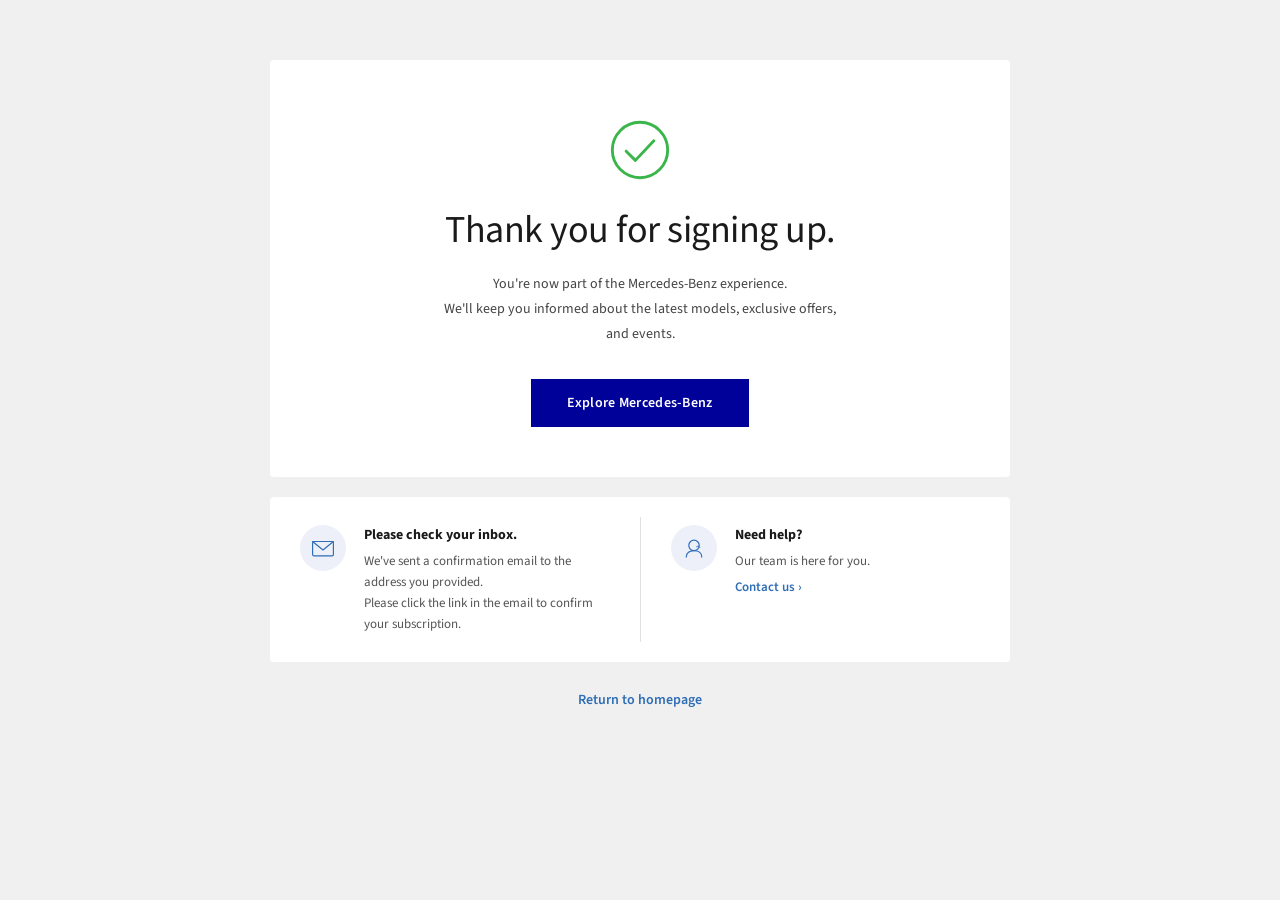
<file: thankyou.html>
<!DOCTYPE html>
<html lang="en">
<head>
  <meta charset="UTF-8">
  <meta name="viewport" content="width=device-width, initial-scale=1.0">
  <title>Thank You – Mercedes-Benz</title>
  <link rel="preconnect" href="https://fonts.googleapis.com">
  <link rel="preconnect" href="https://fonts.gstatic.com" crossorigin>
  <link href="https://fonts.googleapis.com/css2?family=Source+Sans+Pro:wght@300;400;600;700&display=swap" rel="stylesheet">
  <link rel="stylesheet" href="merc.css">
  <link rel="stylesheet" href="thankyou.css">
</head>
<body>

  <div class="ty-page">

    <!-- Top confirmation card -->
    <div class="ty-card">
      <div class="ty-icon">
        <svg viewBox="0 0 52 52" fill="none" xmlns="http://www.w3.org/2000/svg">
          <circle cx="26" cy="26" r="24" stroke="#3ab54a" stroke-width="2.5"/>
          <polyline points="14,27 22,35 38,18" stroke="#3ab54a" stroke-width="2.5" stroke-linecap="round" stroke-linejoin="round"/>
        </svg>
      </div>
      <h1 class="ty-heading">Thank you for signing up.</h1>
      <p class="ty-subtext">
        You're now part of the Mercedes-Benz experience.<br>
        We'll keep you informed about the latest models, exclusive offers,<br>
        and events.
      </p>
      <a href="#headline-offers">
        <button class="btn ty-btn">Explore Mercedes-Benz</button>
      </a>
    </div>

    <!-- Bottom info row -->
    <div class="ty-info-row">

      <div class="ty-info-block">
        <div class="ty-info-icon">
          <svg viewBox="0 0 40 40" fill="none" xmlns="http://www.w3.org/2000/svg">
            <rect x="4" y="10" width="32" height="22" rx="2" stroke="#2f6db5" stroke-width="1.8"/>
            <polyline points="4,10 20,23 36,10" stroke="#2f6db5" stroke-width="1.8" stroke-linecap="round" stroke-linejoin="round"/>
          </svg>
        </div>
        <div>
          <p class="ty-info-title">Please check your inbox.</p>
          <p class="ty-info-text">We've sent a confirmation email to the address you provided.<br>
          Please click the link in the email to confirm your subscription.</p>
        </div>
      </div>

      <div class="ty-info-divider"></div>

      <div class="ty-info-block">
        <div class="ty-info-icon">
          <svg viewBox="0 0 40 40" fill="none" xmlns="http://www.w3.org/2000/svg">
            <circle cx="20" cy="16" r="8" stroke="#2f6db5" stroke-width="1.8"/>
            <path d="M8 34c0-6.627 5.373-10 12-10s12 3.373 12 10" stroke="#2f6db5" stroke-width="1.8" stroke-linecap="round"/>
            <path d="M24 18c1.5-1 4-1.5 5 1" stroke="#2f6db5" stroke-width="1.5" stroke-linecap="round"/>
          </svg>
        </div>
        <div>
          <p class="ty-info-title">Need help?</p>
          <p class="ty-info-text">Our team is here for you.</p>
          <a href="#" class="ty-contact-link">Contact us ›</a>
        </div>
      </div>

    </div>

    <!-- Return link -->
    <div class="ty-return">
      <a href="index.html" class="ty-return-link">Return to homepage</a>
    </div>

  </div>

</body>
</html>
</file>
<file: merc.css>
*{
    margin:0;
    padding:0;
    box-sizing:border-box;
    font-family:'Source Sans Pro', sans-serif;
}

body{
    background:#ffffff;
    color:#1a1a1a;
    font-size:14px;
}

/* NAVIGATION */

nav{
    background:#000;
    color:white;
    padding:28px 40px;

    display:flex;
    justify-content:space-between;
    align-items:center;
}

.nav-links{
    display:flex;
    gap:15px;
}

.nav-links a{
    color:white;
    text-decoration:none;
    font-size:21px;
    font-weight:700;
}

.nav-logo {
    position: absolute;
    left: 50%;
    transform: translateX(-50%);
}

.nav-logo img {
    width: 75px; /* adjust size here */
    height: auto;
}

.nav-actions{
    display:flex;
    align-items:center;
    gap:15px;
}

.nav-actions a{
    color:white;
    text-decoration:none;
}

/* BUTTONS */

.btn{
    background:#2f6db5;
    color:white;

    border:none;
    padding:10px 20px;

    cursor:pointer;

    transition:0.3s ease;
}

.btn:hover{
    background:#b7b7b7;
    color:#222;
}

/* HERO */

.hero{
    background:#f2f2f2;

    padding:60px 40px;

    display:flex;
    justify-content:space-between;
    align-items:center;
    gap:40px;
}

.hero-text{
    max-width:500px;
}

.hero-text h1{
    font-size:36px;
    margin-bottom:15px;
}

.hero-text p{
    margin-bottom:20px;
    line-height:1.6;
}

.hero-image{
    width:400px;
    height:220px;

    background:#d8d8d8;

    display:flex;
    justify-content:center;
    align-items:center;
}

/* SECTIONS */

.section{
    padding:60px 40px;
}

.section-header{
    display:flex;
    justify-content:space-between;
    align-items:center;

    margin-bottom:30px;
}

/* CARDS */

.cards{
    display:grid;
    grid-template-columns:repeat(4,1fr);
    gap:20px;
}

.card{
    border:1px solid #ddd;
    padding:15px;
}

.card-image{
    background:#ddd;
    height:150px;
    margin-bottom:15px;
}

.card h3{
    margin-bottom:10px;
}

.card p{
    margin-bottom:15px;
}
.card img{
    width: 100%;
    height: 240px;
    object-fit: contain; /* or cover */
    margin-bottom: 15px;
}

/* COMPARISON */

.comparison-grid{
    display:grid;
    grid-template-columns:1fr 1fr;
    gap:25px;
}

.comparison-card{
    border:1px solid #ddd;
    padding:20px;
}

.comparison-card h3{
    margin:15px 0;
}
.comparison-card img{
    width: 100%;
    height: 200px;
    object-fit: contain;
    margin-bottom: 15px;
    display: block;
}



/* FORM */
* {
  box-sizing: border-box;
  margin: 0;
  padding: 0;
}

body {
  font-family: 'Source Sans Pro', sans-serif;
  background: #fff;
  color: #111;
}

.page {
  max-width: 700px;
  margin: 0 auto;
  padding: 32px 20px 60px;
}

/* PAGE TITLE */
.page-title {
  font-size: 26px;
  font-weight: 700;
  margin-bottom: 10px;
}

.page-desc {
  font-size: 14px;
  color: #666;
  margin-bottom: 24px;
}

/* STEPS */
.step {
  display: flex;
  background: #e6e6e6;
  margin-bottom: 16px;
}

.step-active {
  border: 2px solid #1a55ff;
}

.step-label {
  display: flex;
  flex-direction: column;
  padding: 16px;
  min-width: 110px;
  border-right: 1px solid #d0d0d0;
}

.step-num {
  font-size: 42px;
  font-weight: 700;
  line-height: 1;
}

.step-tag {
  font-size: 10px;
  font-weight: 700;
  color: #555;
  text-transform: uppercase;
  margin-top: 6px;
  line-height: 1.4;
}

.step-body {
  flex: 1;
  padding: 20px;
}

/* CAR CARD */
.car-card {
  display: flex;
  align-items: flex-start;
  gap: 20px;
}

.car-title {
  font-size: 14px;
  color: #333;
}

.car-img {
  width: 120px;
  height: 80px;
  object-fit: cover;
  background: #ccc;
  display: block;
}

.car-model-title {
  font-size: 14px;
  font-weight: 700;
  margin-bottom: 6px;
}

.car-model-text {
  font-size: 12px;
  color: #888;
  line-height: 1.5;
}

/* FORM HEADINGS */
.form-heading {
  font-size: 14px;
  font-weight: 700;
  text-transform: uppercase;
  margin-bottom: 14px;
}

.sub-heading {
  font-size: 14px;
  font-weight: 700;
  text-transform: uppercase;
  margin-top: 20px;
  margin-bottom: 12px;
}

/* LABELS */
.field-label {
  display: block;
  font-size: 13px;
  color: #333;
  margin-bottom: 4px;
  margin-top: 12px;
}

.field-label.bold {
  font-weight: 700;
  color: #111;
}

/* INPUTS */
.field-select,
.field-input {
  font-family: 'Source Sans Pro', sans-serif;
  font-size: 13px;
  color: #444;
  background: #f5f5f5;
  border: 1px solid #ccc;
  padding: 7px 10px;
  width: 220px;
  display: block;
}

.field-select:focus,
.field-input:focus {
  outline: 2px solid #1a55ff;
  border-color: #1a55ff;
}

.field-input::placeholder {
  color: #aaa;
}

/* KEEP IN TOUCH */
.keep-text {
  font-size: 13px;
  color: #555;
  margin-bottom: 12px;
  line-height: 1.5;
}

.checkboxes {
  display: flex;
  gap: 20px;
}

.checkboxes label {
  display: flex;
  align-items: center;
  gap: 6px;
  font-size: 14px;
  cursor: pointer;
}

/* SUBMIT */
.submit-row {
  display: flex;
  justify-content: flex-end;
  margin-top: 10px;
}

.btn {
  font-family: 'Source Sans Pro', sans-serif;
  font-size: 13px;
  background: #000199;
  color: white;
  border: none;
  padding: 8px 28px;
  cursor: pointer;
  transition: 0.3s ease;
}

.btn:hover {
  background: #d1d1d1;
  color: #222;
}

/* SIGN UP */
.signup-title {
  font-size: 24px;
  font-weight: 700;
  line-height: 1.3;
  margin-top: 40px;
  margin-bottom: 10px;
}

.signup-form {
  background: #e6e6e6;
  padding: 20px;
  margin-top: 16px;
}

.signup-grid {
  display: flex;
  gap: 30px;
}

.signup-col {
  flex: 1;
}

.signup-col .field-select,
.signup-col .field-input {
  width: 100%;
}

.signup-footer {
  display: flex;
  align-items: center;
  justify-content: space-between;
  margin-top: 20px;
  flex-wrap: wrap;
  gap: 10px;
}

.testdriveform{
  width: min(80%, 1000px);
    margin: 0 auto;
    min-height: 100vh;
    display: flex;
    justify-content: center;
    flex-direction: column;
    padding: 1rem;
    box-sizing: border-box;
}




#modalOverlay {
  display: none;
  position: fixed;
  inset: 0;
  background: rgba(0, 0, 0, 0.5);
  z-index: 1000;
  align-items: center;
  justify-content: center;
}

#modalOverlay.active {
  display: flex;
}

#modal {
  background: white;
  border-radius: 8px;
  padding: 2rem;
  width: 400px;
  max-width: 90vw;
  position: relative;
}

#closeBtn {
  position: absolute;
  top: 12px;
  right: 12px;
  background: none;
  border: none;
  font-size: 18px;
  cursor: pointer;
}

label {
  display: block;
  margin: 12px 0 4px;
  font-size: 14px;
  font-weight: 500;
}

input {
  width: 100%;
  padding: 8px 12px;
  border: 1px solid #ccc;
  border-radius: 4px;
  font-size: 14px;
  box-sizing: border-box;
}

form button[type="submit"] {
  margin-top: 1.5rem;
  width: 100%;
  padding: 10px;
  background: #000;
  color: white;
  border: none;
  border-radius: 4px;
  font-size: 15px;
  cursor: pointer;
}
</file>
<file: thankyou.css>
/* ── Thank You Page ── */

body {
  background: #f0f0f0;
  font-family: 'Source Sans Pro', sans-serif;
  color: #1a1a1a;
}

.ty-page {
  max-width: 780px;
  margin: 60px auto;
  padding: 0 20px 60px;
  display: flex;
  flex-direction: column;
  align-items: center;
  gap: 20px;
}

/* Top card */
.ty-card {
  background: #ffffff;
  width: 100%;
  padding: 60px 40px 50px;
  display: flex;
  flex-direction: column;
  align-items: center;
  text-align: center;
  border-radius: 4px;
}

.ty-icon {
  width: 60px;
  height: 60px;
  margin-bottom: 28px;
}

.ty-icon svg {
  width: 100%;
  height: 100%;
}

.ty-heading {
  font-size: 38px;
  font-weight: 400;
  letter-spacing: -0.5px;
  margin-bottom: 18px;
  line-height: 1.2;
}

.ty-subtext {
  font-size: 14px;
  color: #444;
  line-height: 1.8;
  margin-bottom: 32px;
}

.ty-btn {
  background: #000199;
  color: #fff;
  border: none;
  padding: 14px 36px;
  font-size: 14px;
  font-weight: 600;
  cursor: pointer;
  letter-spacing: 0.3px;
  transition: background 0.3s ease;
}

.ty-btn:hover {
  background: #b7b7b7;
  color: #222;
}

/* Bottom info row */
.ty-info-row {
  background: #ffffff;
  width: 100%;
  display: flex;
  align-items: stretch;
  border-radius: 4px;
  overflow: hidden;
}

.ty-info-block {
  flex: 1;
  display: flex;
  align-items: flex-start;
  gap: 18px;
  padding: 28px 30px;
}

.ty-info-divider {
  width: 1px;
  background: #e0e0e0;
  margin: 20px 0;
}

.ty-info-icon {
  flex-shrink: 0;
  width: 46px;
  height: 46px;
  background: #edf0f8;
  border-radius: 50%;
  display: flex;
  align-items: center;
  justify-content: center;
}

.ty-info-icon svg {
  width: 26px;
  height: 26px;
}

.ty-info-title {
  font-size: 14px;
  font-weight: 700;
  margin-bottom: 6px;
}

.ty-info-text {
  font-size: 13px;
  color: #555;
  line-height: 1.6;
}

.ty-contact-link {
  display: inline-block;
  margin-top: 6px;
  font-size: 13px;
  font-weight: 600;
  color: #2f6db5;
  text-decoration: none;
}

.ty-contact-link:hover {
  text-decoration: underline;
}

/* Return link */
.ty-return {
  margin-top: 8px;
}

.ty-return-link {
  font-size: 14px;
  color: #2f6db5;
  text-decoration: none;
  font-weight: 600;
}

.ty-return-link:hover {
  text-decoration: underline;
}
</file>
